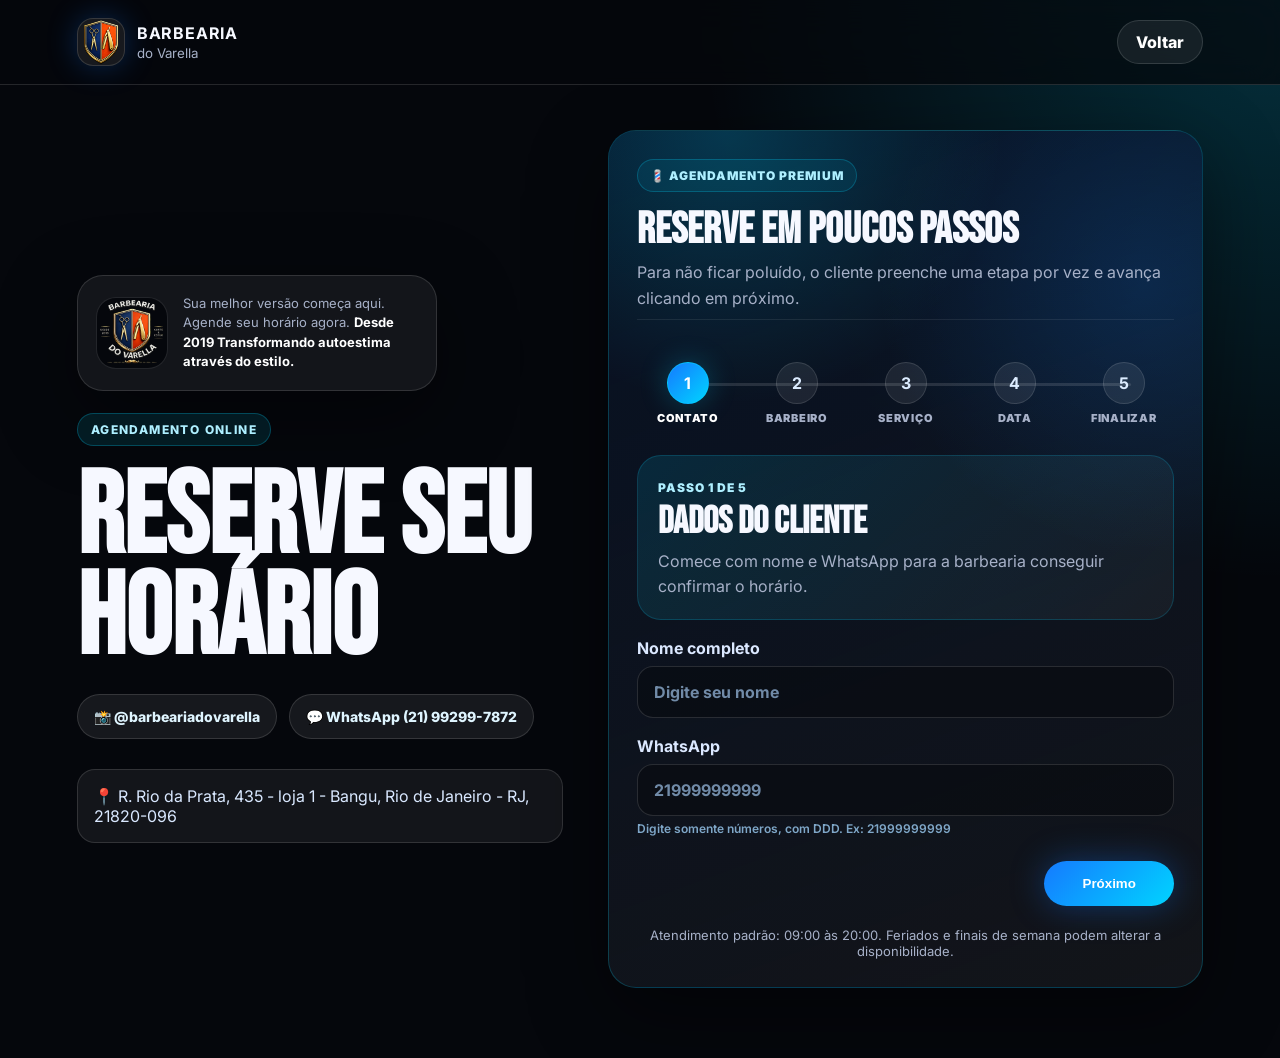
<file: agendamento.html>
<!DOCTYPE html>
<html lang="pt-BR">
<head>
  <meta charset="UTF-8" />
  <meta name="viewport" content="width=device-width, initial-scale=1.0" />
  <title>Agendamento | Barbearia do Varella</title>
  <link rel="preconnect" href="https://fonts.googleapis.com">
  <link rel="preconnect" href="https://fonts.gstatic.com" crossorigin>
  <link href="https://fonts.googleapis.com/css2?family=Bebas+Neue&family=Inter:wght@400;500;600;700;800&display=swap" rel="stylesheet">
  <link rel="icon" type="image/svg+xml" href="assets/logo/favicon.svg" />
  <link rel="apple-touch-icon" href="assets/logo/favicon.svg" />
  <link rel="stylesheet" href="style.css?v=20260602" />
</head>
<body class="schedule-page">
  <header class="navbar">
    <a class="brand" href="index.html#inicio" aria-label="Voltar para o início">
      <span class="brand-logo"><img src="assets/logo/logo-escudo.svg" alt="Logo Barbearia do Varella"></span>
      <span><strong>Barbearia</strong><small>do Varella</small></span>
    </a>
    <a class="btn btn-small ghost" href="index.html">Voltar</a>
  </header>

  <main class="schedule-wrap">
    <section class="schedule-info reveal">
      <div class="schedule-logo-box">
        <img src="assets/logo/logo-principal.svg" alt="Logo da Barbearia do Varella">
        <span>Sua melhor versão começa aqui. Agende seu horário agora.  
          <strong> Desde 2019 Transformando autoestima através do estilo.</strong></span>
      </div>
      
      <span class="tag">Agendamento online</span>
      <h1>Reserve seu horário</h1>
        <div class="contact-actions">
        <a class="contact-pill" href="https://instagram.com/barbeariadovarella" target="_blank">📸 @barbeariadovarella</a>
        <a class="contact-pill" href="https://wa.me/5521992997872" target="_blank" rel="noopener">💬 WhatsApp (21) 99299-7872</a>
      </div>
     <div class="glass-list">
        <span>📍 R. Rio da Prata, 435 - loja 1 - Bangu, Rio de Janeiro - RJ, 21820-096</span>
      </div>
    </section>

    <form class="schedule-form reveal premium-booking wizard-booking" id="bookingForm" novalidate>
      <div class="form-header">
        <span class="mini-tag">💈 Agendamento premium</span>
        <h2>Reserve em poucos passos</h2>
        <p>Para não ficar poluído, o cliente preenche uma etapa por vez e avança clicando em próximo.</p>
      </div>

      <div class="wizard-progress" aria-label="Progresso do agendamento">
        <div class="wizard-line"><span id="progressFill"></span></div>
        <button type="button" class="step-dot active" data-step="0"><b>1</b><small>Contato</small></button>
        <button type="button" class="step-dot" data-step="1"><b>2</b><small>Barbeiro</small></button>
        <button type="button" class="step-dot" data-step="2"><b>3</b><small>Serviço</small></button>
        <button type="button" class="step-dot" data-step="3"><b>4</b><small>Data</small></button>
        <button type="button" class="step-dot" data-step="4"><b>5</b><small>Finalizar</small></button>
      </div>

      <div class="wizard-step active" data-step="0">
        <div class="step-title">
          <span>Passo 1 de 5</span>
          <h3>Dados do cliente</h3>
          <p>Comece com nome e WhatsApp para a barbearia conseguir confirmar o horário.</p>
        </div>
        <label>Nome completo<input type="text" id="nome" placeholder="Digite seu nome" required></label>
        <label>WhatsApp<input type="tel" id="telefone" inputmode="numeric" pattern="[0-9]*" maxlength="11" placeholder="21999999999" autocomplete="tel" required><small class="input-hint">Digite somente números, com DDD. Ex: 21999999999</small></label>
      </div>

      <div class="wizard-step" data-step="1">
        <div class="step-title">
          <span>Passo 2 de 5</span>
          <h3>Escolha o barbeiro</h3>
          <p>Selecione com quem deseja cortar. Se não tiver preferência, escolha a opção livre.</p>
        </div>

        <div class="barber-choice-grid" role="radiogroup" aria-label="Escolha do barbeiro">
          <label class="barber-card">
            <input type="radio" name="barbeiro" value="Varella" required>
            <img src="assets/img/barbeiro-varella.png" alt="Foto do barbeiro Varella">
            <strong>Varella</strong>
            <span>Barbeiro</span>
          </label>

          <label class="barber-card">
            <input type="radio" name="barbeiro" value="Profissional 2" required>
            <img src="assets/img/barbeiro-2.png" alt="Foto do segundo barbeiro">
            <strong>Tom </strong>
            <span>Barbeiro</span>
          </label>

          <label class="barber-card no-preference">
            <input type="radio" name="barbeiro" value="Sem preferência" required>
            <div class="barber-icon">💈</div>
            <strong>Sem preferência</strong>
            <span>Qualquer profissional disponível</span>
          </label>
        </div>
        <small class="input-hint">Troque as fotos em: assets/img/barbeiro-varella.png e assets/img/barbeiro-2.png</small>
      </div>

      <div class="wizard-step" data-step="2">
        <div class="step-title">
          <span>Passo 3 de 5</span>
          <h3>Tipo e serviço</h3>
          <p>Escolha o tipo de atendimento e o serviço desejado.</p>
        </div>
        <label>Tipo de atendimento
          <select id="tipo" required>
            <option value="">Selecione</option>
            <option>Masculino</option>
            <option>Feminino</option>
            <option>Criança</option>
          </select>
        </label>
        <label>Serviço
          <select id="servico" required>
            <option value="">Selecione</option>
            <option>Alisamento/Relaxamento</option>
            <option>Corte Masculino e Infantil</option>
            <option>Hidratação</option>
            <option>Nevou</option>
            <option>Pezinho</option>
            <option>Ritual Scalp</option>
            <option>Barba Tradicional</option>
            <option>Barboterapia</option>
            <option>Camuflagem de Barba</option>
            <option>Sobrancelha</option>
          </select>
        </label>
      </div>

      <div class="wizard-step" data-step="3">
        <div class="step-title">
          <span>Passo 4 de 5</span>
          <h3>Data e horário</h3>
          <p>Horários disponíveis das 09:00 às 20:00, de 30 em 30 minutos.</p>
        </div>
        <div class="form-row">
          <label>Data<input type="date" id="data" required></label>
          <label>Horário
            <select id="hora" required>
              <option value="">Selecione</option>
              <option>09:30</option>
              <option>10:00</option><option>10:30</option>
              <option>11:00</option><option>11:30</option>
              <option>12:00</option><option>12:30</option>
              <option>13:00</option><option>13:30</option>
              <option>14:00</option><option>14:30</option>
              <option>15:00</option><option>15:30</option>
              <option>16:00</option><option>16:30</option>
              <option>17:00</option><option>17:30</option>
              <option>18:00</option><option>18:30</option>
              <option>19:00</option><option>19:30</option>
              <option>20:00</option>
            </select>
          </label>
        </div>
        <div class="holiday-alert">
          <strong>Atenção:</strong> horários em feriados e finais de semana podem ser afetados. Após enviar, aguarde a confirmação pelo WhatsApp.
        </div>
      </div>

      <div class="wizard-step" data-step="4">
        <div class="step-title">
          <span>Passo 5 de 5</span>
          <h3>Confirmação</h3>
          <p>Confira o resumo, adicione uma observação se quiser e envie para o WhatsApp.</p>
        </div>
        <div class="final-summary" id="finalSummary">
          <div><span>Cliente</span><strong>-</strong></div>
          <div><span>Barbeiro</span><strong>-</strong></div>
          <div><span>Serviço</span><strong>-</strong></div>
          <div><span>Data e horário</span><strong>-</strong></div>
        </div>
        <label>Observação<textarea id="obs" rows="4" placeholder="Ex: quero degradê baixo, barba alinhada..."></textarea></label>
      </div>
 
      <div class="wizard-actions">
        <button class="btn ghost" type="button" id="prevStep">Voltar</button>
        <button class="btn" type="button" id="nextStep">Próximo</button>
        <button class="btn btn-full send-btn" type="submit" id="sendBooking">Confirmar pelo WhatsApp</button>
      </div>

      <p class="form-note">Atendimento padrão: 09:00 às 20:00. Feriados e finais de semana podem alterar a disponibilidade.</p>
    </form>
    
  </main>

  <div class="custom-alert" id="customAlert" role="alert" aria-live="assertive">
    <div class="alert-icon">!</div>
    <div class="alert-content">
      <strong id="alertTitle">Atenção</strong>
      <span id="alertMessage">Preencha os campos obrigatórios.</span>
    </div>
    <button type="button" id="closeAlert" aria-label="Fechar aviso">×</button>
  </div>
  

  <script src="script.js?v=20260602"></script>
<div class="live-booking-toast" id="liveBookingToast" aria-live="polite"></div>
</body>
</html>
</file>
<file: style.css>
:root{
  --bg:#05070c;
  --bg2:#080d16;
  --blue:#157aff;
  --blue2:#00d4ff;
  --text:#f6f8ff;
  --muted:#a7b1c8;
  --card:rgba(255,255,255,.07);
  --stroke:rgba(255,255,255,.13);
  --shadow:0 25px 80px rgba(0,0,0,.45);
}
*{box-sizing:border-box;margin:0;padding:0}
html{scroll-behavior:smooth}
body{font-family:Inter,system-ui,sans-serif;background:var(--bg);color:var(--text);overflow-x:hidden}
a{text-decoration:none;color:inherit}
.navbar{position:fixed;top:0;left:0;width:100%;z-index:10;display:flex;align-items:center;justify-content:space-between;padding:18px 6%;background:rgba(5,7,12,.72);backdrop-filter:blur(18px);border-bottom:1px solid var(--stroke)}
.brand{display:flex;align-items:center;gap:12px}.brand-mark{width:48px;height:48px;border-radius:16px;display:grid;place-items:center;background:linear-gradient(135deg,var(--blue),var(--blue2));font-weight:900;box-shadow:0 0 30px rgba(21,122,255,.5)}
.brand strong{display:block;text-transform:uppercase;letter-spacing:.8px}.brand small{display:block;color:var(--muted);margin-top:2px}
nav{display:flex;gap:24px}nav a{color:var(--muted);font-weight:600;font-size:14px}nav a:hover{color:#fff}
.btn{display:inline-flex;align-items:center;justify-content:center;border:0;border-radius:999px;padding:15px 24px;background:linear-gradient(135deg,var(--blue),var(--blue2));color:#fff;font-weight:800;cursor:pointer;box-shadow:0 0 34px rgba(21,122,255,.35);transition:.25s}.btn:hover{transform:translateY(-2px);box-shadow:0 0 46px rgba(0,212,255,.45)}.btn-small{padding:11px 18px}.ghost{background:rgba(255,255,255,.07);box-shadow:none;border:1px solid var(--stroke)}
.hero{min-height:100vh;position:relative;display:flex;align-items:center;padding:130px 6% 80px;overflow:hidden}.hero-bg{position:absolute;inset:0;background:linear-gradient(110deg,#03060d 25%,rgba(5,10,20,.82)),url('https://images.unsplash.com/photo-1621605815971-fbc98d665033?auto=format&fit=crop&w=1600&q=80') center/cover}.hero-overlay{position:absolute;inset:0;background:radial-gradient(circle at 72% 35%,rgba(0,212,255,.25),transparent 28%),radial-gradient(circle at 20% 70%,rgba(21,122,255,.22),transparent 25%)}
.hero-content{position:relative;max-width:760px}.tag{display:inline-block;color:#aeefff;background:rgba(0,212,255,.1);border:1px solid rgba(0,212,255,.25);padding:8px 13px;border-radius:999px;font-size:12px;text-transform:uppercase;letter-spacing:1.4px;font-weight:800}.hero h1,.schedule-info h1{font-family:'Bebas Neue',sans-serif;font-size:clamp(58px,9vw,116px);line-height:.88;margin:22px 0}.hero h1 span,.schedule-info h1 span{color:var(--blue2)}.hero p{max-width:620px;color:var(--muted);font-size:19px;line-height:1.7}.hero-actions{display:flex;gap:14px;flex-wrap:wrap;margin-top:34px}.hero-card{position:absolute;right:6%;bottom:90px;width:260px;padding:24px;border:1px solid var(--stroke);background:rgba(255,255,255,.08);backdrop-filter:blur(18px);border-radius:28px;box-shadow:var(--shadow)}.hero-card strong{font-size:22px}.hero-card p{color:var(--muted);margin:10px 0;line-height:1.5}.hero-card span{color:#aeefff;font-weight:700}
.stats{display:grid;grid-template-columns:repeat(4,1fr);gap:18px;margin:-45px 6% 50px;position:relative;z-index:2}.stats div{padding:28px;background:rgba(255,255,255,.07);border:1px solid var(--stroke);border-radius:26px;text-align:center;backdrop-filter:blur(18px)}.stats strong{display:block;font-size:36px;color:#fff}.stats span{color:var(--muted);font-size:14px}
.section{padding:90px 6%}.section-title{text-align:center;max-width:720px;margin:0 auto 45px}.section-title h2,.about h2,.cta h2{font-family:'Bebas Neue';font-size:clamp(42px,6vw,72px);line-height:.95;margin:16px 0}.section-title p,.about p,.cta p{color:var(--muted);line-height:1.7}.cards{display:grid;grid-template-columns:repeat(3,1fr);gap:22px}.service-card,.review,.video-box,.schedule-form{background:linear-gradient(180deg,rgba(255,255,255,.09),rgba(255,255,255,.045));border:1px solid var(--stroke);border-radius:28px;padding:28px;box-shadow:var(--shadow);transition:.3s}.service-card:hover{transform:translateY(-8px);border-color:rgba(0,212,255,.45)}.service-card span{font-size:38px}.service-card h3{margin:18px 0 10px;font-size:22px}.service-card p{color:var(--muted);line-height:1.6}
.about{padding:90px 6%;display:grid;grid-template-columns:1fr 1fr;gap:46px;align-items:center;background:linear-gradient(180deg,var(--bg),var(--bg2))}.about-img{height:520px;border-radius:36px;background:url('assets/img/familia.png') center/cover;border:1px solid var(--stroke);box-shadow:var(--shadow)}.about-text .btn{margin-top:24px}.about p{margin:14px 0}
.video-section{background:radial-gradient(circle at center,rgba(21,122,255,.13),transparent 42%)}.videos{display:grid;grid-template-columns:repeat(3,1fr);gap:22px}.video-box{position:relative;overflow:hidden;min-height:auto;aspect-ratio:9/16;border-radius:28px;background:#05070c;border:1px solid rgba(255,255,255,.12);box-shadow:0 20px 60px rgba(0,0,0,.45);padding:0;transition:.3s}.video-box:hover{transform:translateY(-6px);border-color:rgba(0,212,255,.35);box-shadow:0 25px 70px rgba(0,212,255,.12)}.video-box video{width:100%;height:100%;object-fit:cover;display:block}.video-box::before{content:"";position:absolute;inset:0;background:linear-gradient(to top,rgba(0,0,0,.55),transparent 30%);pointer-events:none;z-index:1}.video-placeholder{display:grid;place-items:center;text-align:center;background:linear-gradient(180deg,rgba(21,122,255,.16),rgba(255,255,255,.04));padding:28px}.video-placeholder span{width:72px;height:72px;border-radius:50%;display:grid;place-items:center;background:linear-gradient(135deg,var(--blue),var(--blue2));box-shadow:0 0 30px rgba(0,212,255,.35);font-size:30px}.video-placeholder p{position:relative;z-index:3;color:var(--muted);line-height:1.6;margin-top:-90px}.video-placeholder p strong{color:#fff}
.review-grid{display:grid;grid-template-columns:repeat(3,1fr);gap:22px}.review p{color:var(--muted);margin:16px 0;line-height:1.7}.cta{margin:30px 6% 90px;padding:60px;border-radius:36px;text-align:center;background:linear-gradient(135deg,rgba(21,122,255,.22),rgba(0,212,255,.12));border:1px solid rgba(0,212,255,.25);box-shadow:var(--shadow)}.cta .btn{margin-top:25px}
footer{display:grid;grid-template-columns:1.2fr 1fr 1fr;gap:28px;padding:50px 6%;border-top:1px solid var(--stroke);background:#03050a}footer p{color:var(--muted);margin-top:8px;line-height:1.6}
.schedule-page{min-height:100vh;background:radial-gradient(circle at top right,rgba(0,212,255,.2),transparent 35%),var(--bg)}.schedule-wrap{min-height:100vh;padding:130px 6% 70px;display:grid;grid-template-columns:.9fr 1.1fr;gap:45px;align-items:center}.schedule-info p{color:var(--muted);line-height:1.8;font-size:18px}.glass-list{display:grid;gap:12px;margin-top:30px}.glass-list span{padding:16px;border:1px solid var(--stroke);background:rgba(255,255,255,.06);border-radius:18px;color:#d9e8ff}.schedule-form{display:grid;gap:18px}.schedule-form label{display:grid;gap:8px;font-weight:700;color:#dbe8ff}.schedule-form input,.schedule-form select,.schedule-form textarea{width:100%;border:1px solid var(--stroke);border-radius:16px;padding:15px 16px;background:rgba(0,0,0,.28);color:#fff;outline:0;font:inherit}.schedule-form input:focus,.schedule-form select:focus,.schedule-form textarea:focus{border-color:var(--blue2);box-shadow:0 0 0 3px rgba(0,212,255,.12)}.form-row{display:grid;grid-template-columns:1fr 1fr;gap:16px}.holiday-alert{padding:16px 18px;border-radius:18px;border:1px solid rgba(0,212,255,.28);background:linear-gradient(135deg,rgba(21,122,255,.16),rgba(255,255,255,.05));color:#dcecff;line-height:1.55;font-size:14px}.holiday-alert strong{color:#aeefff}
.form-note{color:var(--muted);font-size:13px;text-align:center}
.reveal{opacity:0;transform:translateY(22px);transition:.7s ease}.reveal.active{opacity:1;transform:translateY(0)}
@media(max-width:900px){nav{display:none}.hero{padding-top:120px}.hero-card{position:relative;right:auto;bottom:auto;margin-top:35px}.hero{display:block}.stats,.cards,.videos,.review-grid,.about,.schedule-wrap,footer{grid-template-columns:1fr}.stats{margin-top:20px}.about-img{height:360px}.form-row{grid-template-columns:1fr}.section{padding:70px 6%}.cta{padding:42px 22px}.hero h1,.schedule-info h1{font-size:66px}}

/* Atualização: logo real + contatos no agendamento */
.brand-logo{width:48px;height:48px;border-radius:16px;display:grid;place-items:center;background:rgba(255,255,255,.08);border:1px solid rgba(255,255,255,.14);overflow:hidden;box-shadow:0 0 30px rgba(21,122,255,.28)}
.brand-logo img{width:100%;height:100%;object-fit:cover;display:block}
.brand:hover strong,.brand:hover small{color:#fff}
footer a{color:#aeefff;font-weight:700}
.schedule-logo-box{width:100%;max-width:360px;margin-bottom:22px;padding:18px;border:1px solid var(--stroke);background:rgba(255,255,255,.06);border-radius:26px;display:flex;align-items:center;gap:15px;box-shadow:var(--shadow)}
.schedule-logo-box img{width:72px;height:72px;border-radius:20px;object-fit:cover;background:#05070c;border:1px solid rgba(255,255,255,.12)}
.schedule-logo-box span{color:var(--muted);font-size:13px;line-height:1.5}.schedule-logo-box strong{color:#fff}
.contact-actions{display:flex;gap:12px;flex-wrap:wrap;margin:24px 0 6px}.contact-pill{display:inline-flex;align-items:center;justify-content:center;padding:13px 16px;border-radius:999px;background:rgba(255,255,255,.07);border:1px solid var(--stroke);color:#dff5ff;font-weight:800;font-size:14px;transition:.25s}.contact-pill:hover{transform:translateY(-2px);border-color:rgba(0,212,255,.45);box-shadow:0 0 28px rgba(0,212,255,.18)}
@media(max-width:520px){.brand-logo{width:42px;height:42px}.brand strong{font-size:13px}.brand small{font-size:11px}.contact-actions{display:grid}.schedule-logo-box{max-width:100%}}


/* Agendamento premium atualizado */
.premium-booking{position:relative;overflow:hidden;border-color:rgba(0,212,255,.22);background:linear-gradient(160deg,rgba(7,18,38,.92),rgba(255,255,255,.055));}
.premium-booking:before{content:"";position:absolute;inset:-2px;pointer-events:none;background:radial-gradient(circle at 20% 0%,rgba(0,212,255,.20),transparent 28%),radial-gradient(circle at 90% 18%,rgba(21,122,255,.16),transparent 30%);}
.premium-booking>*{position:relative}.form-header{padding-bottom:8px;border-bottom:1px solid rgba(255,255,255,.08);margin-bottom:4px}.mini-tag{display:inline-flex;align-items:center;gap:8px;border:1px solid rgba(0,212,255,.24);background:rgba(0,212,255,.08);color:#aeefff;border-radius:999px;padding:8px 12px;font-size:12px;font-weight:900;text-transform:uppercase;letter-spacing:1px}.form-header h2{font-family:'Bebas Neue';font-size:44px;line-height:1;margin:16px 0 8px}.form-header p{color:var(--muted);line-height:1.6;margin:0}.booking-progress{display:grid;grid-template-columns:repeat(3,1fr);gap:10px;margin:8px 0}.booking-progress span{display:flex;align-items:center;justify-content:center;gap:7px;padding:11px 8px;border-radius:16px;background:rgba(255,255,255,.06);border:1px solid rgba(255,255,255,.08);color:#dcecff;font-size:12px;font-weight:800}.booking-progress b{display:inline-grid;place-items:center;width:22px;height:22px;border-radius:50%;background:linear-gradient(135deg,var(--blue),var(--blue2));color:#fff;font-size:12px}.input-hint{color:#7fa7c8;font-size:12px;font-weight:600;margin-top:-3px}.schedule-form input::placeholder,.schedule-form textarea::placeholder{color:#718ba8}.schedule-form input,.schedule-form select,.schedule-form textarea{transition:.25s}.schedule-form input:hover,.schedule-form select:hover,.schedule-form textarea:hover{border-color:rgba(0,212,255,.25);background:rgba(0,0,0,.34)}.booking-summary{display:grid;grid-template-columns:1fr 1fr;gap:12px}.booking-summary div{padding:15px;border-radius:18px;border:1px solid rgba(0,212,255,.20);background:rgba(0,212,255,.07)}.booking-summary span{display:block;color:#8fb2d0;font-size:12px;font-weight:800;text-transform:uppercase;letter-spacing:.8px;margin-bottom:6px}.booking-summary strong{font-size:17px;color:#eef8ff}.btn-full{width:100%;font-size:15px;padding:17px 24px}.schedule-form select option{background:#08111f;color:#fff}
@media(max-width:520px){.booking-progress,.booking-summary{grid-template-columns:1fr}.form-header h2{font-size:38px}}

/* Agendamento em etapas - versão menos poluída */
.wizard-booking{gap:20px;min-height:620px}
.wizard-progress{position:relative;display:grid;grid-template-columns:repeat(4,1fr);gap:8px;margin:8px 0 10px;padding-top:10px}
.wizard-line{position:absolute;left:8%;right:8%;top:31px;height:3px;background:rgba(255,255,255,.12);border-radius:999px;overflow:hidden;z-index:0}
.wizard-line span{display:block;width:0;height:100%;background:linear-gradient(90deg,var(--blue),var(--blue2));border-radius:999px;transition:.35s ease}
.step-dot{position:relative;z-index:1;border:0;background:transparent;color:var(--muted);display:grid;place-items:center;gap:7px;cursor:pointer;font:inherit}
.step-dot b{width:42px;height:42px;border-radius:50%;display:grid;place-items:center;background:rgba(255,255,255,.08);border:1px solid rgba(255,255,255,.12);color:#dcecff;transition:.25s ease;box-shadow:0 0 0 rgba(0,212,255,0)}
.step-dot small{font-size:11px;font-weight:900;text-transform:uppercase;letter-spacing:.7px}
.step-dot.active b,.step-dot.done b{background:linear-gradient(135deg,var(--blue),var(--blue2));border-color:rgba(0,212,255,.55);color:#fff;box-shadow:0 0 28px rgba(0,212,255,.25)}
.step-dot.active small{color:#fff}.step-dot.done small{color:#aeefff}
.wizard-step{display:none;animation:stepFade .32s ease}.wizard-step.active{display:grid;gap:18px}
@keyframes stepFade{from{opacity:0;transform:translateY(12px)}to{opacity:1;transform:translateY(0)}}
.step-title{padding:20px;border-radius:24px;background:linear-gradient(135deg,rgba(0,212,255,.12),rgba(255,255,255,.045));border:1px solid rgba(0,212,255,.18)}
.step-title span{display:inline-block;color:#aeefff;font-size:12px;font-weight:900;text-transform:uppercase;letter-spacing:1px;margin-bottom:8px}
.step-title h3{font-family:'Bebas Neue';font-size:38px;line-height:1;margin:0 0 8px}.step-title p{color:var(--muted);line-height:1.55;margin:0}
.wizard-actions{display:flex;gap:12px;align-items:center;justify-content:space-between;margin-top:4px}.wizard-actions .btn{min-width:130px}.wizard-actions .send-btn{display:none;flex:1}.wizard-actions.final .send-btn{display:inline-flex}.wizard-actions.final #nextStep{display:none}.wizard-actions.first #prevStep{visibility:hidden}
.final-summary{display:grid;grid-template-columns:1fr;gap:12px}.final-summary div{padding:16px;border-radius:18px;border:1px solid rgba(0,212,255,.20);background:rgba(0,212,255,.07)}.final-summary span{display:block;color:#8fb2d0;font-size:12px;font-weight:900;text-transform:uppercase;letter-spacing:.8px;margin-bottom:6px}.final-summary strong{color:#fff;font-size:16px;line-height:1.35}
@media(max-width:520px){.wizard-booking{min-height:auto}.wizard-progress{gap:4px}.step-dot b{width:36px;height:36px}.step-dot small{font-size:9px}.wizard-line{top:28px}.wizard-actions{display:grid;grid-template-columns:1fr 1fr}.wizard-actions .btn{width:100%;min-width:0}.wizard-actions.final{grid-template-columns:1fr}.wizard-actions.final #prevStep{visibility:visible}.step-title h3{font-size:34px}}


/* Caixa de aviso moderna para erros do agendamento */
.custom-alert{
  position:fixed;
  right:22px;
  bottom:22px;
  z-index:9999;
  width:min(420px, calc(100% - 32px));
  display:flex;
  align-items:center;
  gap:14px;
  padding:16px;
  border-radius:22px;
  border:1px solid rgba(0,212,255,.30);
  background:linear-gradient(135deg,rgba(7,18,38,.96),rgba(10,10,16,.96));
  box-shadow:0 22px 70px rgba(0,0,0,.55), 0 0 38px rgba(0,212,255,.18);
  backdrop-filter:blur(18px);
  transform:translateY(22px) scale(.96);
  opacity:0;
  pointer-events:none;
  transition:.28s ease;
}
.custom-alert.show{opacity:1;transform:translateY(0) scale(1);pointer-events:auto}
.alert-icon{
  width:44px;height:44px;border-radius:16px;flex:0 0 44px;
  display:grid;place-items:center;
  font-weight:900;color:#fff;
  background:linear-gradient(135deg,var(--blue),var(--blue2));
  box-shadow:0 0 28px rgba(0,212,255,.28);
}
.alert-content{display:grid;gap:4px;line-height:1.35}.alert-content strong{font-size:15px;color:#fff}.alert-content span{font-size:13px;color:#b9c7dd}
#closeAlert{margin-left:auto;width:34px;height:34px;border:0;border-radius:50%;cursor:pointer;background:rgba(255,255,255,.08);color:#dcecff;font-size:22px;line-height:1;transition:.2s}
#closeAlert:hover{background:rgba(0,212,255,.16);color:#fff}
.schedule-form input.field-error,.schedule-form select.field-error,.schedule-form textarea.field-error{border-color:rgba(0,212,255,.85)!important;box-shadow:0 0 0 4px rgba(0,212,255,.16),0 0 34px rgba(0,212,255,.14)!important;background:rgba(0,0,0,.42)!important;animation:errorPulse .42s ease}
@keyframes errorPulse{0%{transform:translateX(0)}25%{transform:translateX(-4px)}50%{transform:translateX(4px)}75%{transform:translateX(-2px)}100%{transform:translateX(0)}}
@media(max-width:520px){.custom-alert{left:16px;right:16px;bottom:16px;width:auto}}


/* Hero mais preenchido e moderno - lado direito com logo premium */
.hero{
  display:grid;
  grid-template-columns:minmax(0,1fr) minmax(320px,460px);
  gap:46px;
  align-items:center;
}
.hero-content{z-index:2}
.hero-mini-info{
  display:flex;
  flex-wrap:wrap;
  gap:10px;
  margin-top:24px;
}
.hero-mini-info span{
  display:inline-flex;
  align-items:center;
  justify-content:center;
  padding:10px 14px;
  border-radius:999px;
  color:#dff6ff;
  font-size:13px;
  font-weight:800;
  background:rgba(255,255,255,.07);
  border:1px solid rgba(255,255,255,.13);
  backdrop-filter:blur(12px);
}
.hero-showcase{
  position:relative;
  z-index:2;
  min-height:520px;
  display:grid;
  place-items:center;
}
.showcase-glow{
  position:absolute;
  width:360px;
  height:360px;
  border-radius:50%;
  background:radial-gradient(circle,rgba(0,212,255,.26),rgba(21,122,255,.10) 38%,transparent 70%);
  filter:blur(8px);
  animation:pulseGlow 3.5s ease-in-out infinite;
}
.showcase-logo{
  position:relative;
  width:min(360px,82vw);
  max-height:390px;
  object-fit:contain;
  filter:drop-shadow(0 30px 70px rgba(0,0,0,.55)) drop-shadow(0 0 34px rgba(0,212,255,.18));
}
.showcase-card{
  position:absolute;
  width:235px;
  padding:16px 18px;
  border-radius:22px;
  background:linear-gradient(135deg,rgba(255,255,255,.12),rgba(255,255,255,.055));
  border:1px solid rgba(255,255,255,.16);
  box-shadow:0 24px 70px rgba(0,0,0,.38);
  backdrop-filter:blur(18px);
}
.showcase-card strong{
  display:block;
  color:#fff;
  font-size:15px;
  margin-bottom:5px;
}
.showcase-card span{
  display:block;
  color:#aeefff;
  font-size:12px;
  font-weight:700;
  line-height:1.45;
}
.top-card{top:72px;right:0}
.bottom-card{bottom:70px;left:0}
@keyframes pulseGlow{
  0%,100%{transform:scale(1);opacity:.86}
  50%{transform:scale(1.08);opacity:1}
}
@media(max-width:900px){
  .hero{display:block}
  .hero-showcase{min-height:360px;margin-top:26px}
  .showcase-logo{width:min(290px,78vw)}
  .showcase-card{width:210px;padding:14px 16px}
  .top-card{top:34px;right:2%}
  .bottom-card{bottom:28px;left:2%}
  .hero-card{display:none}
}
@media(max-width:520px){
  .hero-mini-info{display:grid;grid-template-columns:1fr;gap:9px}
  .hero-showcase{min-height:330px}
  .showcase-logo{width:min(250px,74vw)}
  .showcase-card{width:190px}
  .showcase-card strong{font-size:13px}
  .showcase-card span{font-size:11px}
}

/* Correção final do início: lado direito sem bug e responsivo */
.hero{
  display:grid !important;
  grid-template-columns:minmax(0,1.05fr) minmax(390px,.95fr) !important;
  gap:42px !important;
  align-items:center !important;
  min-height:100vh;
}
.hero-content{
  position:relative;
  z-index:3;
}
.hero-showcase{
  position:relative;
  z-index:2;
  min-height:610px;
  display:flex;
  align-items:center;
  justify-content:center;
  padding:20px 0;
  overflow:visible;
}
.showcase-glow{
  width:470px;
  height:470px;
  opacity:.95;
}
.showcase-logo{
  width:min(470px,92%);
  max-height:520px;
  object-fit:contain;
  z-index:2;
}
.showcase-card{
  z-index:4;
}
.top-card{
  top:92px;
  right:10px;
}
.bottom-card{
  bottom:118px;
  left:8px;
}
.open-card{
  right:8px;
  bottom:48px;
}
.hero-card{
  display:none !important;
}

@media(max-width:1100px){
  .hero{
    grid-template-columns:1fr minmax(330px,430px) !important;
    gap:28px !important;
  }
  .hero h1{
    font-size:clamp(54px,7vw,92px);
  }
  .hero-showcase{
    min-height:540px;
  }
  .showcase-logo{
    width:min(410px,94%);
  }
  .top-card{right:0;top:72px}
  .bottom-card{left:0;bottom:108px}
  .open-card{right:0;bottom:38px}
}

@media(max-width:900px){
  .hero{
    display:block !important;
    padding:120px 6% 65px;
    min-height:auto;
  }
  .hero-content{
    max-width:100%;
  }
  .hero-showcase{
    min-height:auto;
    margin-top:34px;
    padding:34px 0 10px;
    display:grid;
    place-items:center;
  }
  .showcase-glow{
    width:330px;
    height:330px;
  }
  .showcase-logo{
    width:min(330px,82vw);
    max-height:360px;
  }
  .showcase-card{
    position:relative;
    inset:auto !important;
    width:min(100%,330px);
    margin-top:12px;
    text-align:center;
  }
}

@media(max-width:520px){
  .hero{
    padding:105px 5% 55px;
  }
  .hero h1{
    font-size:58px !important;
    line-height:.9;
  }
  .hero p{
    font-size:16px;
  }
  .hero-actions{
    display:grid;
    grid-template-columns:1fr;
    gap:12px;
  }
  .hero-actions .btn{
    width:100%;
  }
  .hero-mini-info{
    display:grid;
    grid-template-columns:1fr;
  }
  .hero-showcase{
    margin-top:26px;
  }
  .showcase-logo{
    width:min(300px,86vw);
    max-height:330px;
  }
  .showcase-card{
    width:100%;
    max-width:310px;
    border-radius:20px;
  }
}


/* Botão Google no início */
.google-review{
  background:linear-gradient(135deg,rgba(255,255,255,.10),rgba(255,255,255,.05));
  border:1px solid rgba(174,239,255,.28);
  color:#fff;
  box-shadow:0 0 28px rgba(0,212,255,.14);
}
.google-review:hover{
  border-color:rgba(0,212,255,.55);
  background:linear-gradient(135deg,rgba(21,122,255,.24),rgba(0,212,255,.14));
}

/* Correção de vídeo: evita bug visual, melhora renderização e mantém o card estável */
.video-box{
  isolation:isolate;
  transform:translateZ(0);
  backface-visibility:hidden;
}
.video-box video{
  width:100%;
  height:100%;
  object-fit:cover;
  object-position:center;
  display:block;
  image-rendering:auto;
  transform:translateZ(0);
  backface-visibility:hidden;
  filter:none;
}

/* Player Premium Instagram/Reels - sem duplicação */
.custom-video-player{
  cursor:pointer;
  -webkit-tap-highlight-color:transparent;
}
.custom-video-player .video-controls{
  position:absolute;
  right:16px;
  bottom:16px;
  left:auto;
  z-index:6;
  display:flex;
  flex-direction:column;
  align-items:flex-end;
  gap:10px;
  transform:none;
  pointer-events:none;
}
.custom-video-player .play-toggle,
.custom-video-player .sound-toggle{
  border:1px solid rgba(174,239,255,.35);
  color:#fff;
  background:linear-gradient(135deg,#157aff,#00d4ff);
  backdrop-filter:blur(18px);
  -webkit-backdrop-filter:blur(18px);
  box-shadow:0 10px 30px rgba(0,212,255,.35), inset 0 1px 0 rgba(255,255,255,.25);
  cursor:pointer;
  display:flex;
  align-items:center;
  justify-content:center;
  transition:transform .25s ease, box-shadow .25s ease, opacity .25s ease;
  pointer-events:auto;
  line-height:1;
  user-select:none;
}
.custom-video-player .play-toggle{
  width:54px;
  height:54px;
  border-radius:18px;
  font-size:20px;
}
.custom-video-player .sound-toggle{
  width:42px;
  height:42px;
  border-radius:14px;
  font-size:16px;
}
.custom-video-player .play-toggle:hover,
.custom-video-player .sound-toggle:hover{
  transform:translateY(-3px) scale(1.05);
  box-shadow:0 15px 40px rgba(0,212,255,.50), 0 0 25px rgba(21,122,255,.35);
}
.custom-video-player .play-toggle:active,
.custom-video-player .sound-toggle:active{
  transform:scale(.95);
}

/* Fallback: se o vídeo não carregar, mostra aviso bonito */
.custom-video-player.video-error::before{
  content:"Vídeo não encontrado";
  position:absolute;
  inset:0;
  z-index:4;
  display:grid;
  place-items:center;
  padding:24px;
  text-align:center;
  color:#fff;
  font-weight:800;
  background:linear-gradient(180deg,rgba(21,122,255,.22),rgba(0,0,0,.65));
}

/* Responsivo */
@media(max-width:900px){
  .videos{
    grid-template-columns:1fr;
    max-width:420px;
    margin:0 auto;
  }
}
@media(max-width:520px){
  .custom-video-player .video-controls{
    right:12px;
    bottom:12px;
    gap:8px;
  }
  .custom-video-player .play-toggle{
    width:48px;
    height:48px;
    border-radius:16px;
    font-size:18px;
  }
  .custom-video-player .sound-toggle{
    width:38px;
    height:38px;
    border-radius:13px;
    font-size:14px;
  }
}



/* Atualização: endereço no início, história local e aviso de agendamento ao vivo */
.about-img{
  height:420px;
  border-radius:36px;
  background:url('assets/img/familia.png') center/cover;
  border:1px solid var(--stroke);
  box-shadow:var(--shadow);
}
.live-booking-toast{
  position:fixed;
  left:22px;
  bottom:22px;
  z-index:9998;
  width:min(380px, calc(100% - 32px));
  padding:15px 17px;
  border-radius:22px;
  border:1px solid rgba(0,212,255,.30);
  background:linear-gradient(135deg,rgba(7,18,38,.96),rgba(10,10,16,.96));
  box-shadow:0 22px 70px rgba(0,0,0,.55), 0 0 38px rgba(0,212,255,.18);
  backdrop-filter:blur(18px);
  color:#dff6ff;
  font-size:13px;
  line-height:1.45;
  transform:translateY(22px) scale(.96);
  opacity:0;
  pointer-events:none;
  transition:.32s ease;
}
.live-booking-toast.show{
  opacity:1;
  transform:translateY(0) scale(1);
}
.live-booking-toast strong{
  display:block;
  color:#fff;
  font-size:14px;
  margin-bottom:3px;
}
.live-booking-toast span{
  color:#aeefff;
  font-weight:800;
}
@media(max-width:520px){
  .live-booking-toast{
    left:16px;
    right:16px;
    bottom:16px;
    width:auto;
  }
}


/* Galeria acima dos números - ambiente e processo */
.gallery-preview{
  display:grid;
  grid-template-columns:1fr 1fr;
  gap:24px;
  margin:-18px 6% 24px;
  position:relative;
  z-index:3;
}

.gallery-card{
  position:relative;
  overflow:hidden;
  min-height:320px;
  border-radius:30px;
  border:1px solid rgba(255,255,255,.13);
  background:#05070c;
  box-shadow:var(--shadow);
}

.gallery-card img{
  width:100%;
  height:100%;
  object-fit:cover;
  display:block;
  transition:.45s ease;
}

.gallery-card::before{
  content:"";
  position:absolute;
  inset:0;
  background:linear-gradient(to top,rgba(0,0,0,.78),rgba(0,0,0,.18),transparent);
  z-index:1;
  pointer-events:none;
}

.gallery-card:hover img{
  transform:scale(1.055);
}

.gallery-overlay{
  position:absolute;
  left:0;
  right:0;
  bottom:0;
  z-index:2;
  padding:30px;
}

.gallery-overlay span{
  display:inline-flex;
  padding:7px 11px;
  border-radius:999px;
  border:1px solid rgba(0,212,255,.28);
  background:rgba(0,212,255,.10);
  color:#aeefff;
  font-size:11px;
  font-weight:900;
  text-transform:uppercase;
  letter-spacing:1.2px;
  margin-bottom:12px;
}

.gallery-overlay h3{
  font-family:'Bebas Neue',sans-serif;
  font-size:clamp(34px,4vw,52px);
  line-height:.95;
  color:#fff;
  margin-bottom:8px;
}

.gallery-overlay p{
  color:#d9e8ff;
  line-height:1.5;
  max-width:520px;
}

/* Números menores abaixo das fotos */
.stats{
  margin:0 6% 50px;
  gap:14px;
}

.stats div{
  padding:18px 16px;
  border-radius:22px;
}

.stats strong{
  font-size:28px;
}

.stats span{
  font-size:13px;
}

@media(max-width:900px){
  .gallery-preview{
    grid-template-columns:1fr;
    margin:20px 6% 18px;
    gap:18px;
  }

  .gallery-card{
    min-height:300px;
  }

  .stats{
    grid-template-columns:repeat(2,1fr);
    margin:10px 6% 36px;
  }
}

@media(max-width:520px){
  .gallery-card{
    min-height:240px;
    border-radius:24px;
  }

  .gallery-overlay{
    padding:22px;
  }

  .stats{
    grid-template-columns:1fr 1fr;
    gap:10px;
  }

  .stats div{
    padding:14px 10px;
  }

  .stats strong{
    font-size:24px;
  }

  .stats span{
    font-size:12px;
  }
}


/* Escolha de barbeiro no agendamento */
.wizard-progress{grid-template-columns:repeat(5,1fr)}
.barber-choice-grid{
  display:grid;
  grid-template-columns:repeat(3,1fr);
  gap:16px;
}
.barber-card{
  position:relative;
  overflow:hidden;
  min-height:230px;
  border-radius:24px;
  padding:16px;
  border:1px solid rgba(255,255,255,.12);
  background:linear-gradient(180deg,rgba(255,255,255,.08),rgba(255,255,255,.035));
  box-shadow:0 18px 50px rgba(0,0,0,.32);
  display:flex!important;
  flex-direction:column;
  align-items:center;
  justify-content:flex-end;
  text-align:center;
  cursor:pointer;
  transition:.28s ease;
}
.barber-card input{
  position:absolute;
  opacity:0;
  pointer-events:none;
}
.barber-card img{
  width:150px;
  height:150px;
  border-radius:28px;
  object-fit:cover;
  margin-bottom:14px;
  background:#071225;
  border:1px solid rgba(0,212,255,.20);
  box-shadow:0 0 35px rgba(0,212,255,.10);
}
.barber-card strong{
  color:#fff;
  font-size:18px;
  margin-bottom:5px;
}
.barber-card span{
  color:var(--muted);
  font-size:12px;
  font-weight:800;
}
.barber-card:hover{
  transform:translateY(-5px);
  border-color:rgba(0,212,255,.45);
  box-shadow:0 24px 70px rgba(0,212,255,.14);
}
.barber-card:has(input:checked){
  border-color:rgba(212,175,55,.85);
  background:linear-gradient(180deg,rgba(21,122,255,.18),rgba(212,175,55,.08));
  box-shadow:0 0 0 3px rgba(212,175,55,.10),0 24px 70px rgba(0,212,255,.18);
}
.barber-card:has(input:checked)::after{
  content:"✓";
  position:absolute;
  top:14px;
  right:14px;
  width:34px;
  height:34px;
  border-radius:50%;
  display:grid;
  place-items:center;
  color:#05070c;
  font-weight:900;
  background:linear-gradient(135deg,#f6d36a,#d4af37);
}
.barber-icon{
  width:150px;
  height:150px;
  border-radius:28px;
  margin-bottom:14px;
  display:grid;
  place-items:center;
  font-size:62px;
  background:radial-gradient(circle at 35% 25%,rgba(0,212,255,.28),rgba(21,122,255,.08)),rgba(255,255,255,.06);
  border:1px solid rgba(212,175,55,.36);
}
.barber-choice-grid.field-error .barber-card{
  border-color:rgba(0,212,255,.70);
  animation:errorPulse .42s ease;
}
@media(max-width:900px){
  .barber-choice-grid{grid-template-columns:1fr;}
  .barber-card{min-height:auto;flex-direction:row;justify-content:flex-start;text-align:left;gap:16px}
  .barber-card img,.barber-icon{width:100px;height:100px;margin-bottom:0;border-radius:22px;flex:0 0 100px}
  .barber-icon{font-size:42px}
}
@media(max-width:520px){
  .wizard-progress{grid-template-columns:repeat(5,1fr);gap:2px}
  .step-dot small{font-size:8px}
  .step-dot b{width:32px;height:32px}
  .barber-card{padding:12px;border-radius:20px}
  .barber-card img,.barber-icon{width:82px;height:82px;flex-basis:82px}
  .barber-card strong{font-size:16px}
}
</file>
